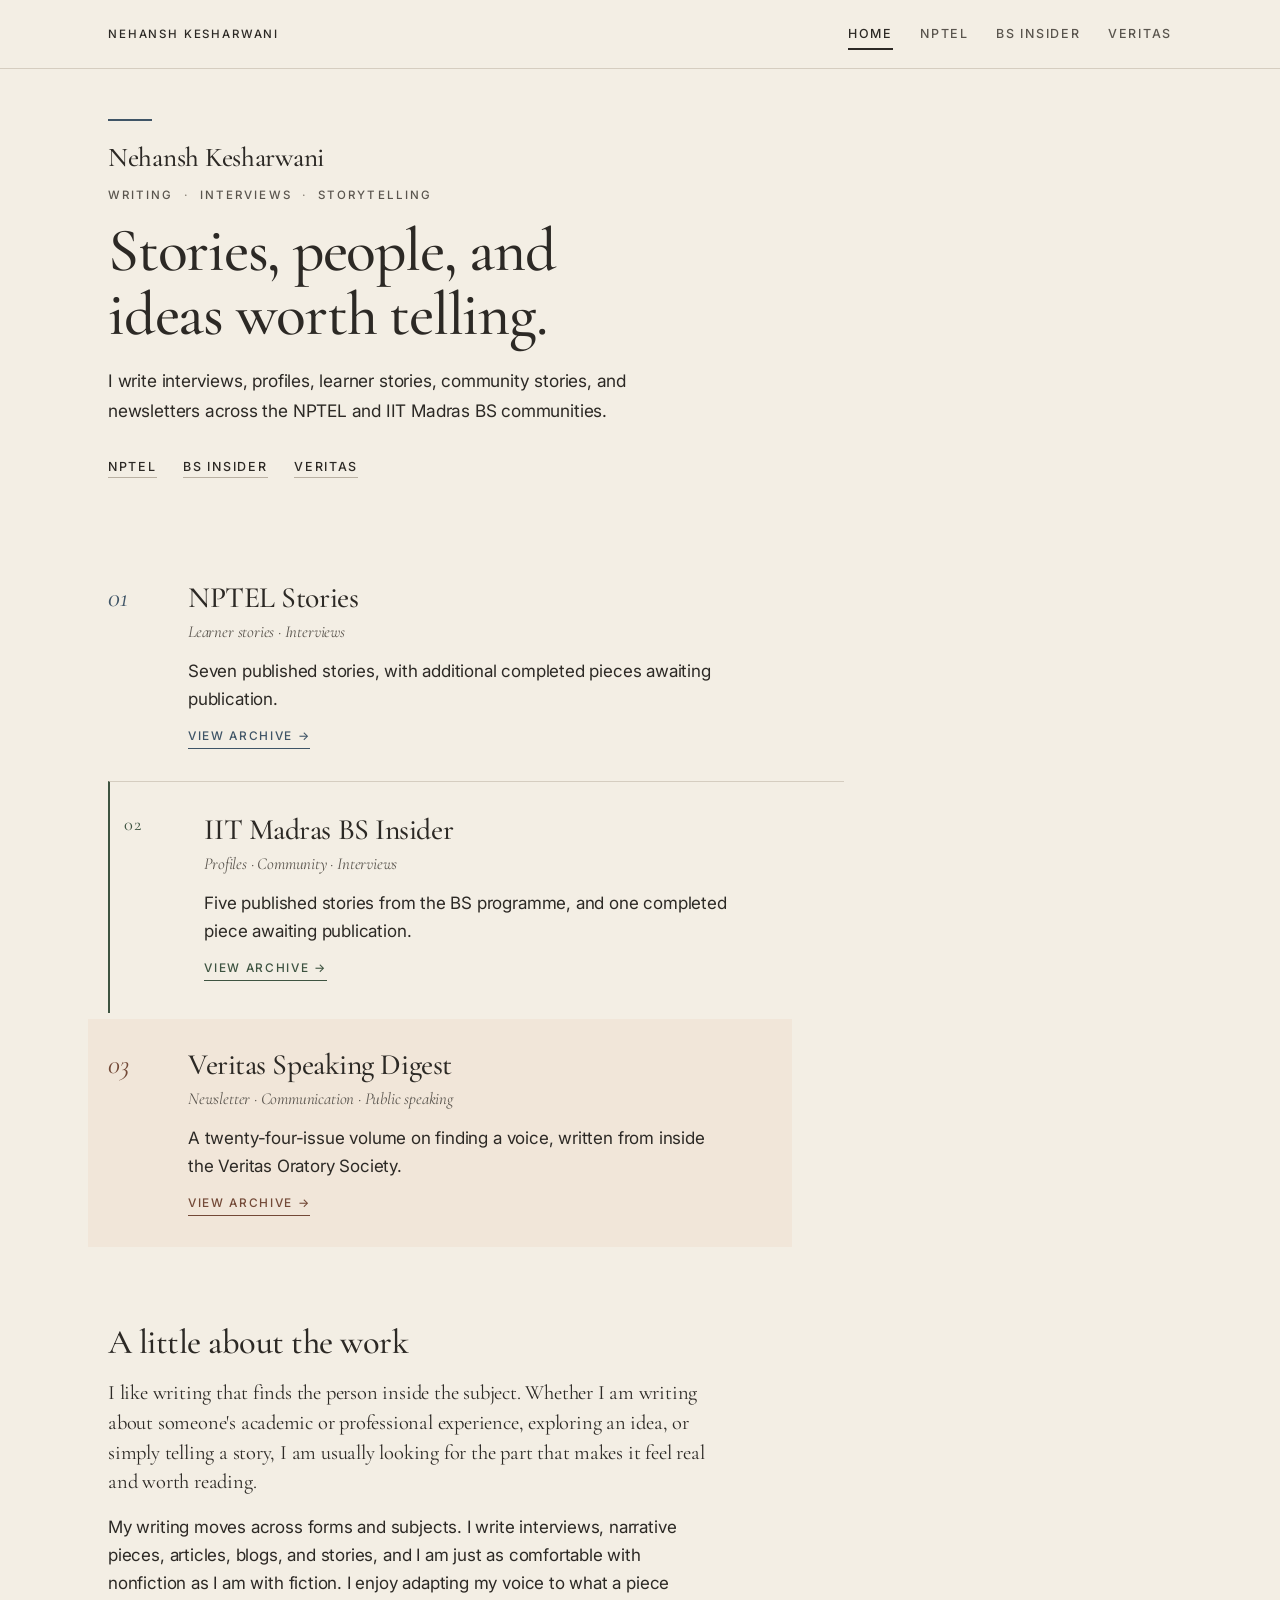
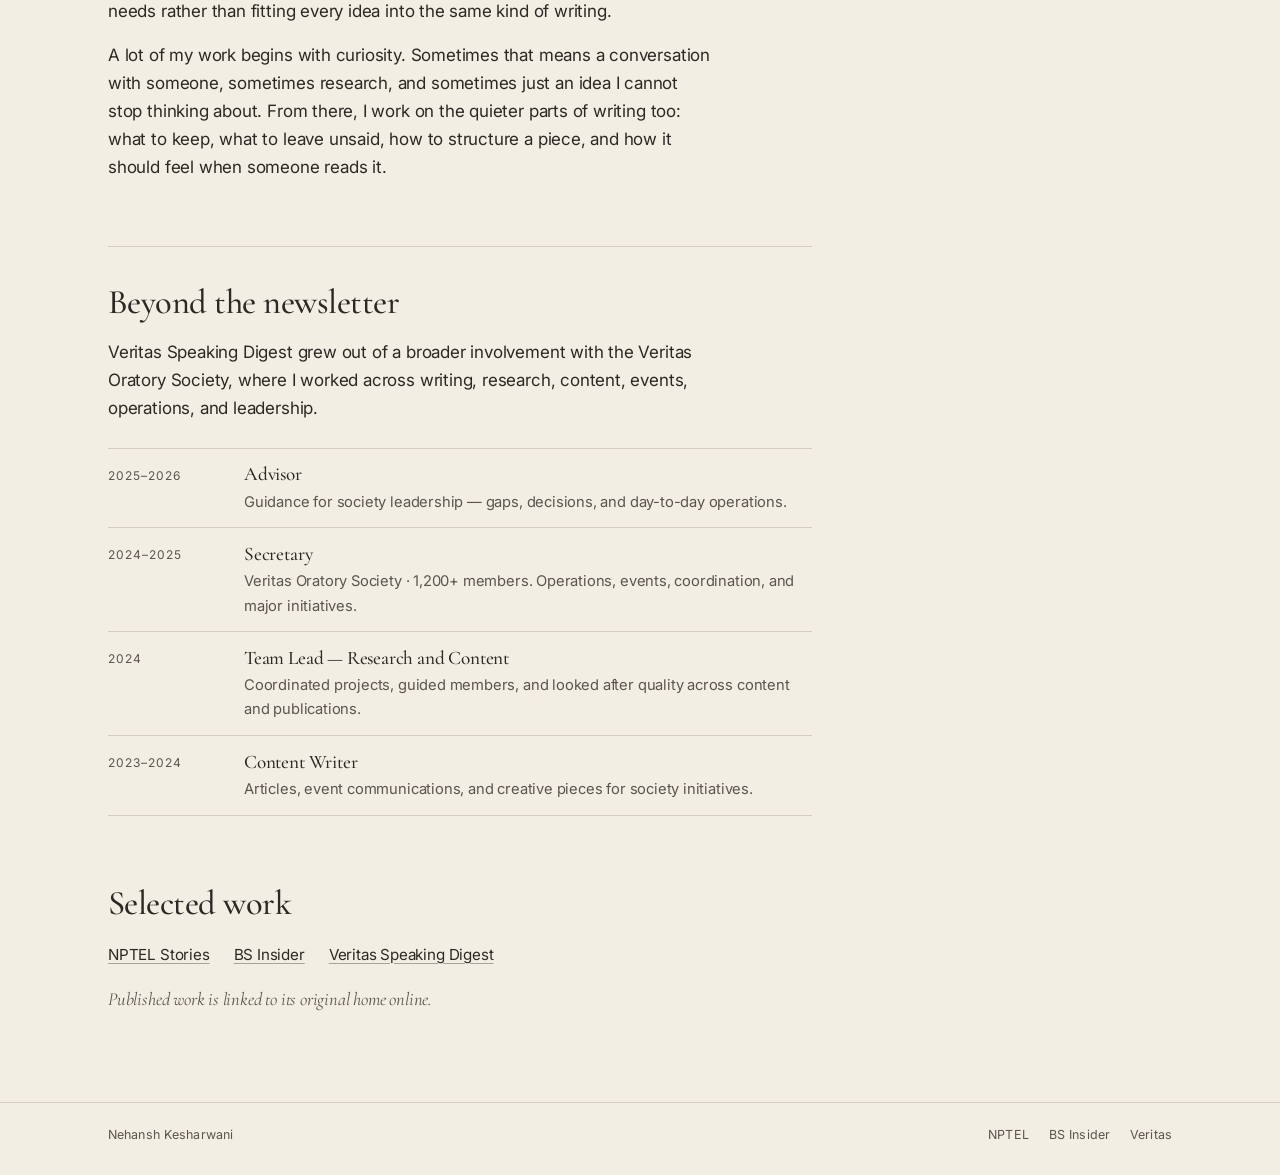
<file: index.html>
<!DOCTYPE html>
<html lang="en">
  <head>
    <meta charset="utf-8" />
    <meta name="viewport" content="width=device-width, initial-scale=1" />
    <script>
      document.documentElement.classList.add("has-js");
    </script>
    <!--
      Canonical URLs currently assume:
      https://nehanshkeshwarni.github.io/writing-portfolio/
      Update rel=canonical and og:url on every page if the live path changes.
    -->
    <title>Nehansh Kesharwani — Writing &amp; Storytelling</title>
    <meta
      name="description"
      content="Writing, interviews, and stories by Nehansh Kesharwani — NPTEL Stories, IIT Madras BS Insider, and Veritas Speaking Digest."
    />
    <link rel="canonical" href="https://nehanshkeshwarni.github.io/writing-portfolio/" />
    <meta property="og:type" content="website" />
    <meta property="og:title" content="Nehansh Kesharwani — Writing &amp; Storytelling" />
    <meta
      property="og:description"
      content="Writing, interviews, and stories by Nehansh Kesharwani — NPTEL Stories, IIT Madras BS Insider, and Veritas Speaking Digest."
    />
    <meta property="og:url" content="https://nehanshkeshwarni.github.io/writing-portfolio/" />
    <meta name="twitter:card" content="summary" />
    <meta name="twitter:title" content="Nehansh Kesharwani — Writing &amp; Storytelling" />
    <meta
      name="twitter:description"
      content="Writing, interviews, and stories by Nehansh Kesharwani — NPTEL Stories, IIT Madras BS Insider, and Veritas Speaking Digest."
    />
    <meta name="theme-color" content="#f3eee4" />
    <link rel="icon" href="favicon.svg" type="image/svg+xml" />
    <link rel="preconnect" href="https://fonts.googleapis.com" />
    <link rel="preconnect" href="https://fonts.gstatic.com" crossorigin />
    <link
      href="https://fonts.googleapis.com/css2?family=Cormorant+Garamond:ital,wght@0,500;0,600;1,500;1,600&amp;family=Inter:wght@400;500;600&amp;display=swap"
      rel="stylesheet"
    />
    <link rel="stylesheet" href="assets/css/style.css" />
  </head>
  <body data-page="home">
    <a class="skip-link" href="#main">Skip to content</a>

    <header class="site-header">
      <div class="header-inner">
        <a class="wordmark" href="./">Nehansh Kesharwani</a>
        <button type="button" class="nav-button" data-nav-button aria-expanded="false" aria-controls="site-nav">
          <span data-nav-open>Menu</span>
          <span data-nav-close hidden>Close</span>
        </button>
        <nav id="site-nav" class="site-nav" data-nav aria-label="Primary">
          <ul role="list">
            <li><a href="./" aria-current="page">Home</a></li>
            <li><a href="nptel/">NPTEL</a></li>
            <li><a href="bsinsider/">BS Insider</a></li>
            <li><a href="veritas/">Veritas</a></li>
          </ul>
        </nav>
      </div>
    </header>

    <main id="main" class="site-main">
      <section class="intro">
        <span class="mast-mark" aria-hidden="true"></span>
        <p class="intro-name">Nehansh Kesharwani</p>
        <p class="mast-kicker">Writing <span class="dot" aria-hidden="true">·</span> Interviews <span class="dot" aria-hidden="true">·</span> Storytelling</p>
        <h1>Stories, people, and ideas worth telling.</h1>
        <p class="intro-lead">
          I write interviews, profiles, learner stories, community stories, and newsletters across the NPTEL and IIT Madras BS communities.
        </p>
        <ul class="intro-jump" role="list">
          <li><a href="nptel/">NPTEL</a></li>
          <li><a href="bsinsider/">BS Insider</a></li>
          <li><a href="veritas/">Veritas</a></li>
        </ul>
      </section>

      <section class="works" aria-label="Bodies of work">
        <article class="work work--nptel">
          <p class="work-num" aria-hidden="true">01</p>
          <div>
            <h2>NPTEL Stories</h2>
            <p class="work-cats">Learner stories · Interviews</p>
            <p class="work-copy">Seven published stories, with additional completed pieces awaiting publication.</p>
            <a class="work-link" href="nptel/">View archive <span class="arrow" aria-hidden="true">→</span></a>
          </div>
        </article>

        <article class="work work--bs">
          <p class="work-num" aria-hidden="true">02</p>
          <div>
            <h2>IIT Madras BS Insider</h2>
            <p class="work-cats">Profiles · Community · Interviews</p>
            <p class="work-copy">Five published stories from the BS programme, and one completed piece awaiting publication.</p>
            <a class="work-link" href="bsinsider/">View archive <span class="arrow" aria-hidden="true">→</span></a>
          </div>
        </article>

        <article class="work work--veritas">
          <p class="work-num" aria-hidden="true">03</p>
          <div>
            <h2>Veritas Speaking Digest</h2>
            <p class="work-cats">Newsletter · Communication · Public speaking</p>
            <p class="work-copy">A twenty-four-issue volume on finding a voice, written from inside the Veritas Oratory Society.</p>
            <a class="work-link" href="veritas/">View archive <span class="arrow" aria-hidden="true">→</span></a>
          </div>
        </article>
      </section>

      <section class="about" aria-labelledby="about-title">
        <h2 id="about-title" class="section-title">A little about the work</h2>
        <div class="prose">
          <p>
            I like writing that finds the person inside the subject. Whether I am writing about someone's academic or professional experience, exploring an idea, or simply telling a story, I am usually looking for the part that makes it feel real and worth reading.
          </p>
          <p>
            My writing moves across forms and subjects. I write interviews, narrative pieces, articles, blogs, and stories, and I am just as comfortable with nonfiction as I am with fiction. I enjoy adapting my voice to what a piece needs rather than fitting every idea into the same kind of writing.
          </p>
          <p>
            A lot of my work begins with curiosity. Sometimes that means a conversation with someone, sometimes research, and sometimes just an idea I cannot stop thinking about. From there, I work on the quieter parts of writing too: what to keep, what to leave unsaid, how to structure a piece, and how it should feel when someone reads it.
          </p>
        </div>
      </section>

      <section class="beyond" aria-labelledby="beyond-title">
        <h2 id="beyond-title" class="section-title">Beyond the newsletter</h2>
        <p class="lede">
          Veritas Speaking Digest grew out of a broader involvement with the Veritas Oratory Society, where I worked across writing, research, content, events, operations, and leadership.
        </p>
        <ol class="roles" role="list">
          <li>
            <p class="role-when">2025–2026</p>
            <div>
              <p class="role-title">Advisor</p>
              <p class="role-note">Guidance for society leadership — gaps, decisions, and day-to-day operations.</p>
            </div>
          </li>
          <li>
            <p class="role-when">2024–2025</p>
            <div>
              <p class="role-title">Secretary</p>
              <p class="role-note">Veritas Oratory Society · 1,200+ members. Operations, events, coordination, and major initiatives.</p>
            </div>
          </li>
          <li>
            <p class="role-when">2024</p>
            <div>
              <p class="role-title">Team Lead — Research and Content</p>
              <p class="role-note">Coordinated projects, guided members, and looked after quality across content and publications.</p>
            </div>
          </li>
          <li>
            <p class="role-when">2023–2024</p>
            <div>
              <p class="role-title">Content Writer</p>
              <p class="role-note">Articles, event communications, and creative pieces for society initiatives.</p>
            </div>
          </li>
        </ol>
      </section>

      <section class="selected" aria-labelledby="selected-title">
        <h2 id="selected-title" class="section-title">Selected work</h2>
        <ul class="selected-links" role="list">
          <li><a href="nptel/">NPTEL Stories</a></li>
          <li><a href="bsinsider/">BS Insider</a></li>
          <li><a href="veritas/">Veritas Speaking Digest</a></li>
        </ul>
        <p class="selected-note">Published work is linked to its original home online.</p>
      </section>
    </main>

    <footer class="site-footer">
      <div class="footer-inner">
        <p>Nehansh Kesharwani</p>
        <nav class="footer-nav" aria-label="Footer">
          <a href="nptel/">NPTEL</a>
          <a href="bsinsider/">BS Insider</a>
          <a href="veritas/">Veritas</a>
        </nav>
      </div>
    </footer>

    <script src="assets/js/main.js" defer></script>
  </body>
</html>
</file>
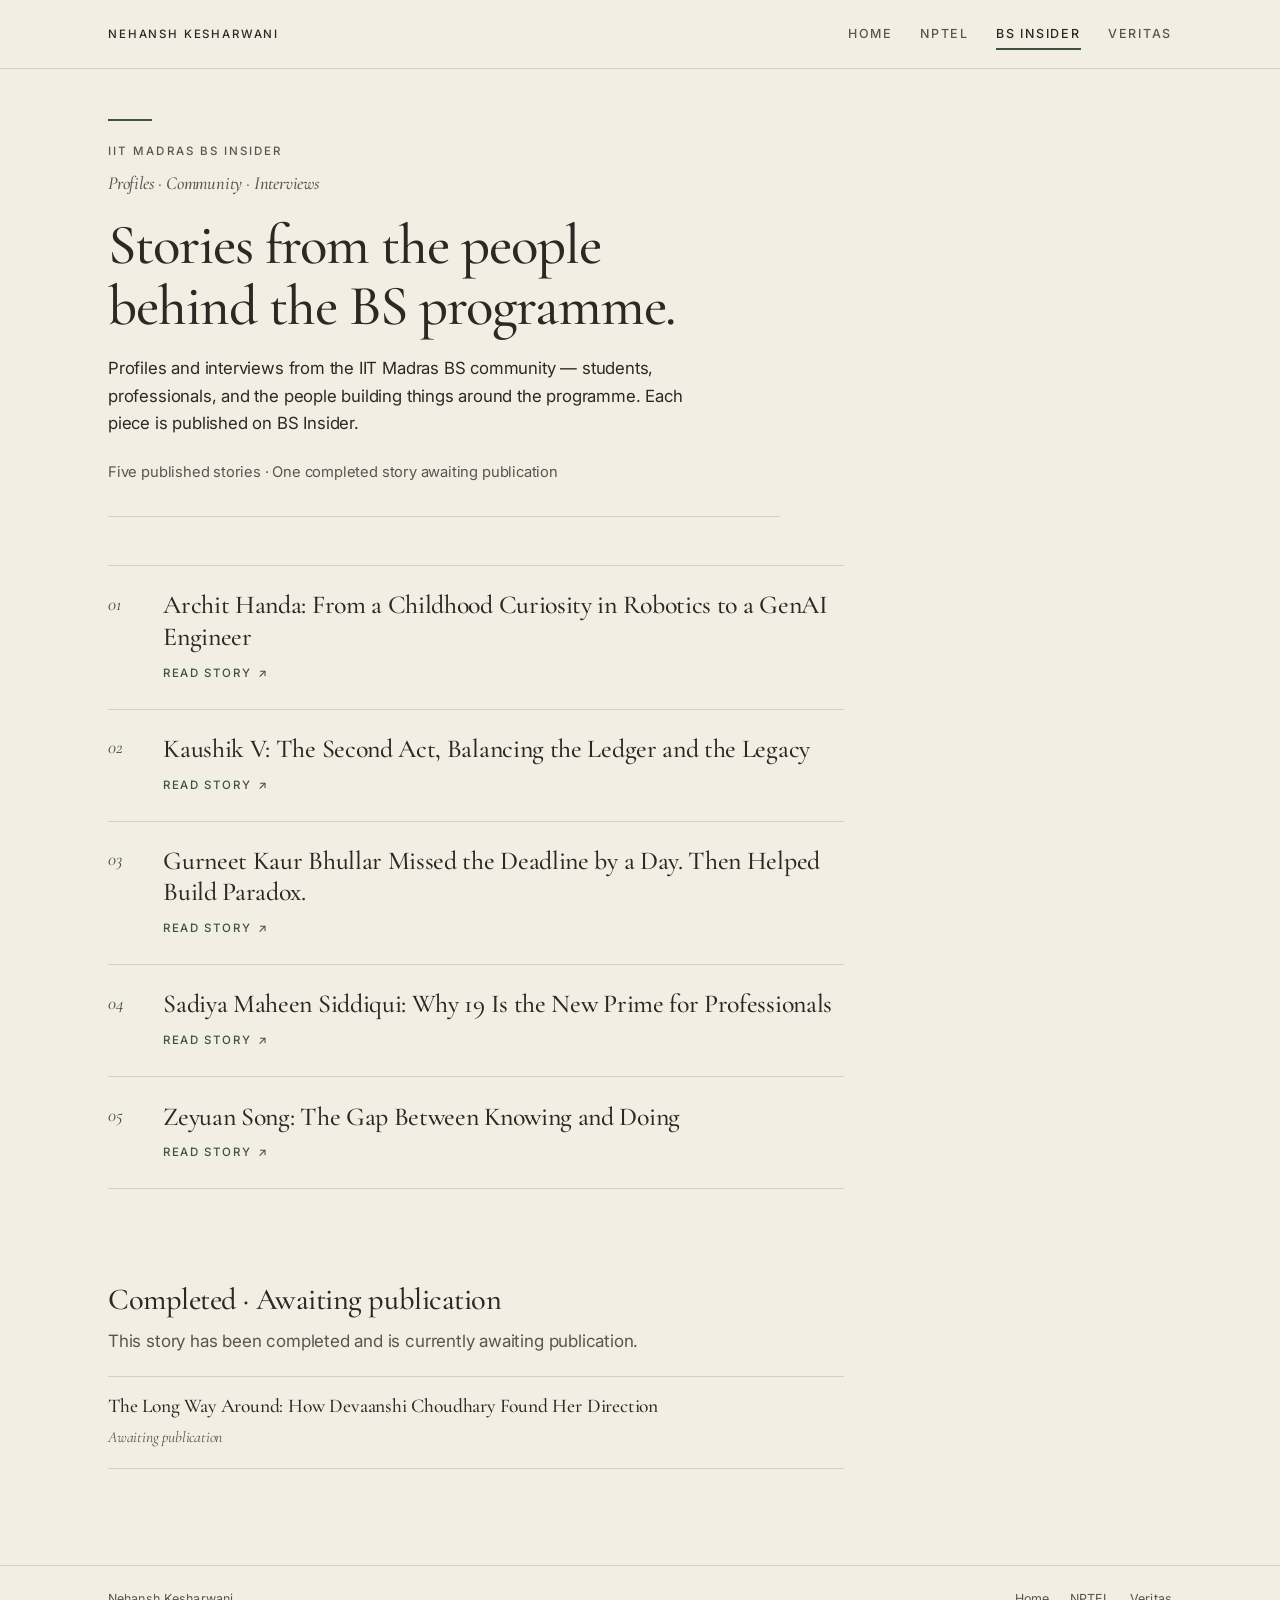
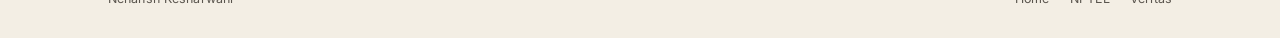
<file: bsinsider/index.html>
<!DOCTYPE html>
<html lang="en">
  <head>
    <meta charset="utf-8" />
    <meta name="viewport" content="width=device-width, initial-scale=1" />
    <script>
      document.documentElement.classList.add("has-js");
    </script>
    <!--
      Canonical URLs currently assume:
      https://nehanshkeshwarni.github.io/writing-portfolio/
      Update rel=canonical and og:url on every page if the live path changes.
    -->
    <title>BS Insider — Nehansh Kesharwani</title>
    <meta
      name="description"
      content="Profiles, community stories, and interviews from the IIT Madras BS programme, written by Nehansh Kesharwani."
    />
    <link rel="canonical" href="https://nehanshkeshwarni.github.io/writing-portfolio/bsinsider/" />
    <meta property="og:type" content="website" />
    <meta property="og:title" content="BS Insider — Nehansh Kesharwani" />
    <meta
      property="og:description"
      content="Profiles, community stories, and interviews from the IIT Madras BS programme, written by Nehansh Kesharwani."
    />
    <meta property="og:url" content="https://nehanshkeshwarni.github.io/writing-portfolio/bsinsider/" />
    <meta name="twitter:card" content="summary" />
    <meta name="twitter:title" content="BS Insider — Nehansh Kesharwani" />
    <meta
      name="twitter:description"
      content="Profiles, community stories, and interviews from the IIT Madras BS programme, written by Nehansh Kesharwani."
    />
    <meta name="theme-color" content="#f3eee4" />
    <link rel="icon" href="../favicon.svg" type="image/svg+xml" />
    <link rel="preconnect" href="https://fonts.googleapis.com" />
    <link rel="preconnect" href="https://fonts.gstatic.com" crossorigin />
    <link
      href="https://fonts.googleapis.com/css2?family=Cormorant+Garamond:ital,wght@0,500;0,600;1,500;1,600&amp;family=Inter:wght@400;500;600&amp;display=swap"
      rel="stylesheet"
    />
    <link rel="stylesheet" href="../assets/css/style.css" />
  </head>
  <body data-page="bsinsider">
    <a class="skip-link" href="#main">Skip to content</a>

    <header class="site-header">
      <div class="header-inner">
        <a class="wordmark" href="../">Nehansh Kesharwani</a>
        <button type="button" class="nav-button" data-nav-button aria-expanded="false" aria-controls="site-nav">
          <span data-nav-open>Menu</span>
          <span data-nav-close hidden>Close</span>
        </button>
        <nav id="site-nav" class="site-nav" data-nav aria-label="Primary">
            <ul role="list">
            <li><a href="../">Home</a></li>
            <li><a href="../nptel/">NPTEL</a></li>
            <li><a href="./" aria-current="page">BS Insider</a></li>
            <li><a href="../veritas/">Veritas</a></li>
          </ul>
        </nav>
      </div>
    </header>

    <main id="main" class="site-main">
      <header class="mast">
        <span class="mast-mark" aria-hidden="true"></span>
        <p class="mast-kicker">IIT Madras BS Insider</p>
        <p class="mast-sub">Profiles · Community · Interviews</p>
        <h1>Stories from the people behind the BS programme.</h1>
        <p class="mast-lead">
          Profiles and interviews from the IIT Madras BS community — students, professionals, and the people building things around the programme. Each piece is published on BS Insider.
        </p>
        <p class="mast-count">Five published stories · One completed story awaiting publication</p>
      </header>

      <section aria-labelledby="published-title">
        <h2 id="published-title" class="visually-hidden">Published stories</h2>
        <ol class="archive" role="list">
          <li>
            <article class="story">
              <p class="story-num" aria-hidden="true">01</p>
              <div>
                <a
                  class="story-link"
                  href="https://bsinsider.in/archit-handa-from-a-childhood-curiosity-in-robotics-to-a-genai-engineer/"
                  target="_blank"
                  rel="noopener noreferrer"
                >
                  <h2>Archit Handa: From a Childhood Curiosity in Robotics to a GenAI Engineer</h2>
                  <span class="story-cta">Read story <span class="arrow" aria-hidden="true">↗</span><span class="visually-hidden"> (opens in a new tab)</span></span>
                </a>
              </div>
            </article>
          </li>
          <li>
            <article class="story">
              <p class="story-num" aria-hidden="true">02</p>
              <div>
                <a
                  class="story-link"
                  href="https://bsinsider.in/kaushik-v-the-second-act-balancing-the-ledger-and-the-legacy/"
                  target="_blank"
                  rel="noopener noreferrer"
                >
                  <h2>Kaushik V: The Second Act, Balancing the Ledger and the Legacy</h2>
                  <span class="story-cta">Read story <span class="arrow" aria-hidden="true">↗</span><span class="visually-hidden"> (opens in a new tab)</span></span>
                </a>
              </div>
            </article>
          </li>
          <li>
            <article class="story">
              <p class="story-num" aria-hidden="true">03</p>
              <div>
                <a
                  class="story-link"
                  href="https://bsinsider.in/gurneet-kaur-bhullar-missed-the-deadline-by-a-day-then-helped-build-paradox/"
                  target="_blank"
                  rel="noopener noreferrer"
                >
                  <h2>Gurneet Kaur Bhullar Missed the Deadline by a Day. Then Helped Build Paradox.</h2>
                  <span class="story-cta">Read story <span class="arrow" aria-hidden="true">↗</span><span class="visually-hidden"> (opens in a new tab)</span></span>
                </a>
              </div>
            </article>
          </li>
          <li>
            <article class="story">
              <p class="story-num" aria-hidden="true">04</p>
              <div>
                <a
                  class="story-link"
                  href="https://bsinsider.in/sadiya-maheen-siddiqui-why-19-is-the-new-prime-for-professionals/"
                  target="_blank"
                  rel="noopener noreferrer"
                >
                  <h2>Sadiya Maheen Siddiqui: Why 19 Is the New Prime for Professionals</h2>
                  <span class="story-cta">Read story <span class="arrow" aria-hidden="true">↗</span><span class="visually-hidden"> (opens in a new tab)</span></span>
                </a>
              </div>
            </article>
          </li>
          <li>
            <article class="story">
              <p class="story-num" aria-hidden="true">05</p>
              <div>
                <a
                  class="story-link"
                  href="https://bsinsider.in/zeyuan-song-the-gap-between-knowing-and-doing/"
                  target="_blank"
                  rel="noopener noreferrer"
                >
                  <h2>Zeyuan Song: The Gap Between Knowing and Doing</h2>
                  <span class="story-cta">Read story <span class="arrow" aria-hidden="true">↗</span><span class="visually-hidden"> (opens in a new tab)</span></span>
                </a>
              </div>
            </article>
          </li>
        </ol>
      </section>

      <section class="queue-block" aria-labelledby="queue-title">
        <header>
          <h2 id="queue-title" class="section-title">Completed · Awaiting publication</h2>
          <p class="lede">This story has been completed and is currently awaiting publication.</p>
        </header>
        <ul class="queue" role="list">
          <li>
            <p class="queue-title">The Long Way Around: How Devaanshi Choudhary Found Her Direction</p>
            <p class="queue-status">Awaiting publication</p>
          </li>
        </ul>
      </section>
    </main>

    <footer class="site-footer">
      <div class="footer-inner">
        <p>Nehansh Kesharwani</p>
        <nav class="footer-nav" aria-label="Footer">
          <a href="../">Home</a>
          <a href="../nptel/">NPTEL</a>
          <a href="../veritas/">Veritas</a>
        </nav>
      </div>
    </footer>

    <script src="../assets/js/main.js" defer></script>
  </body>
</html>
</file>
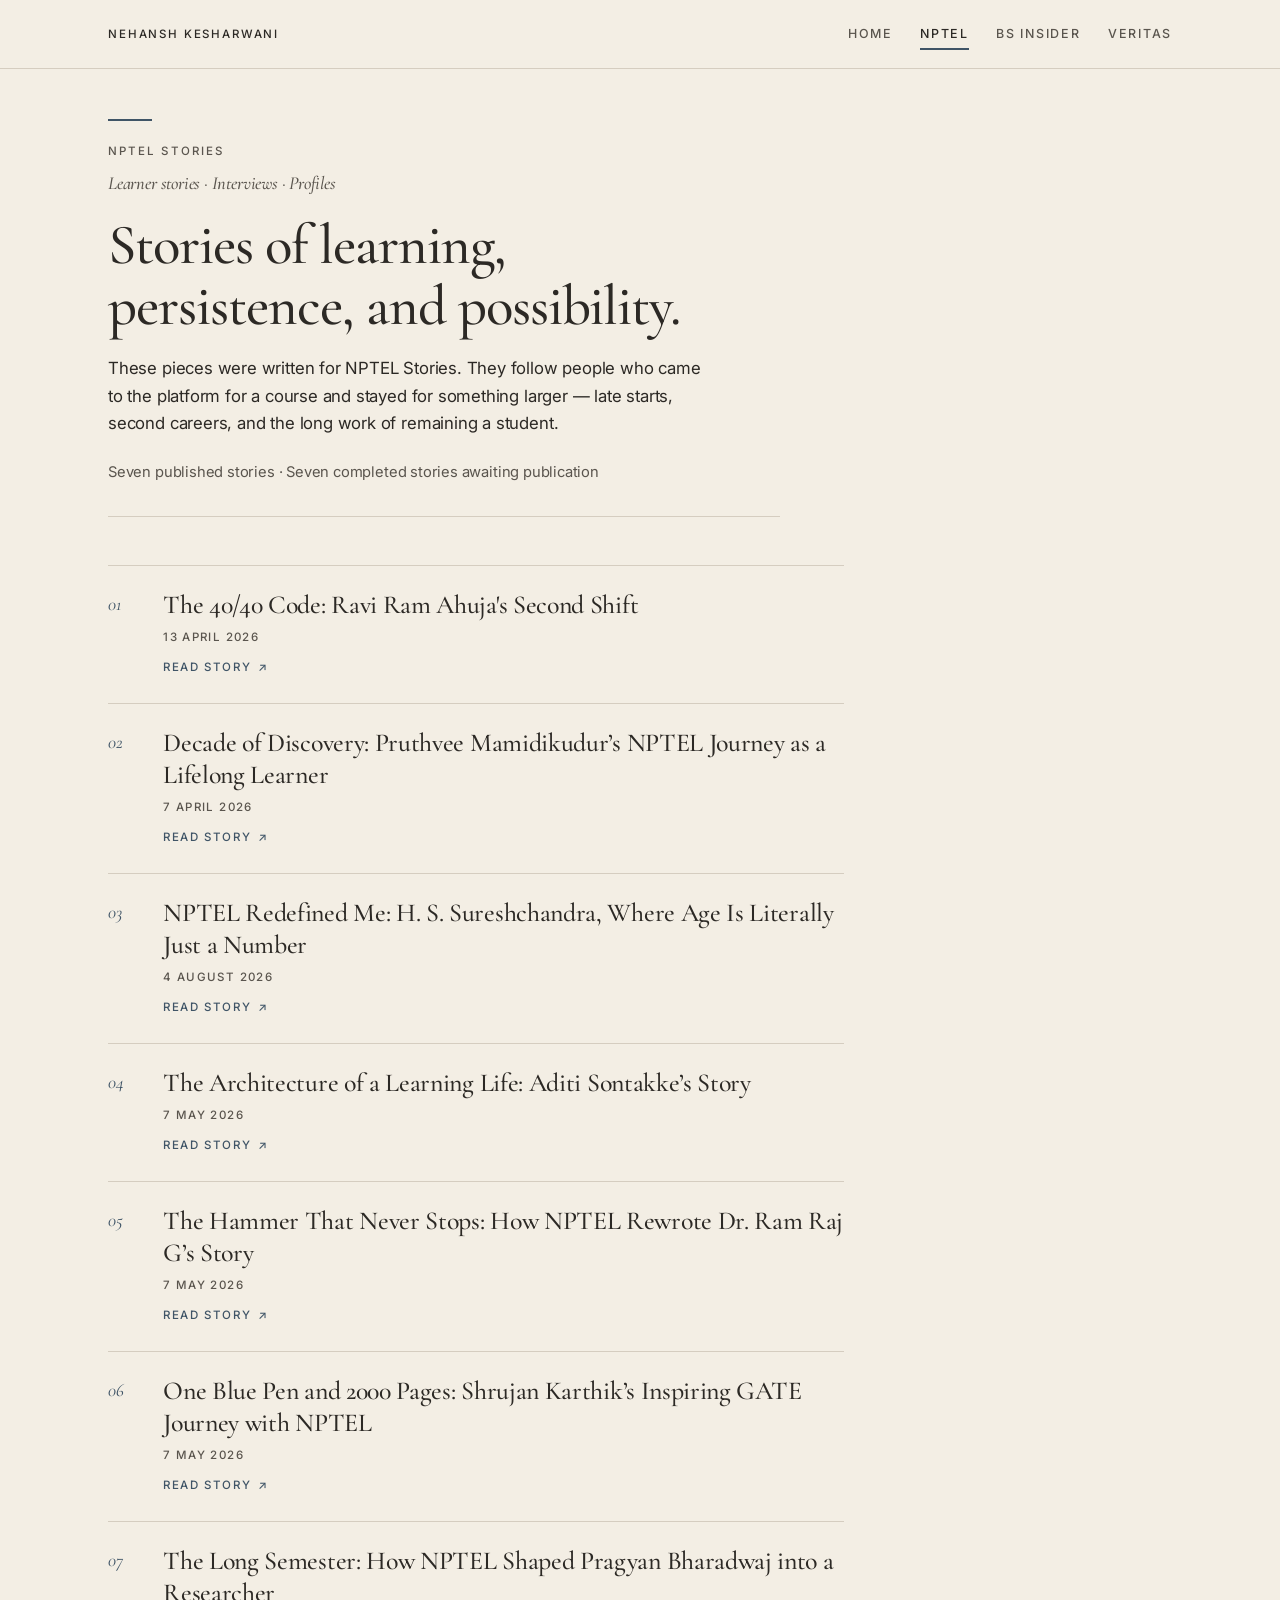
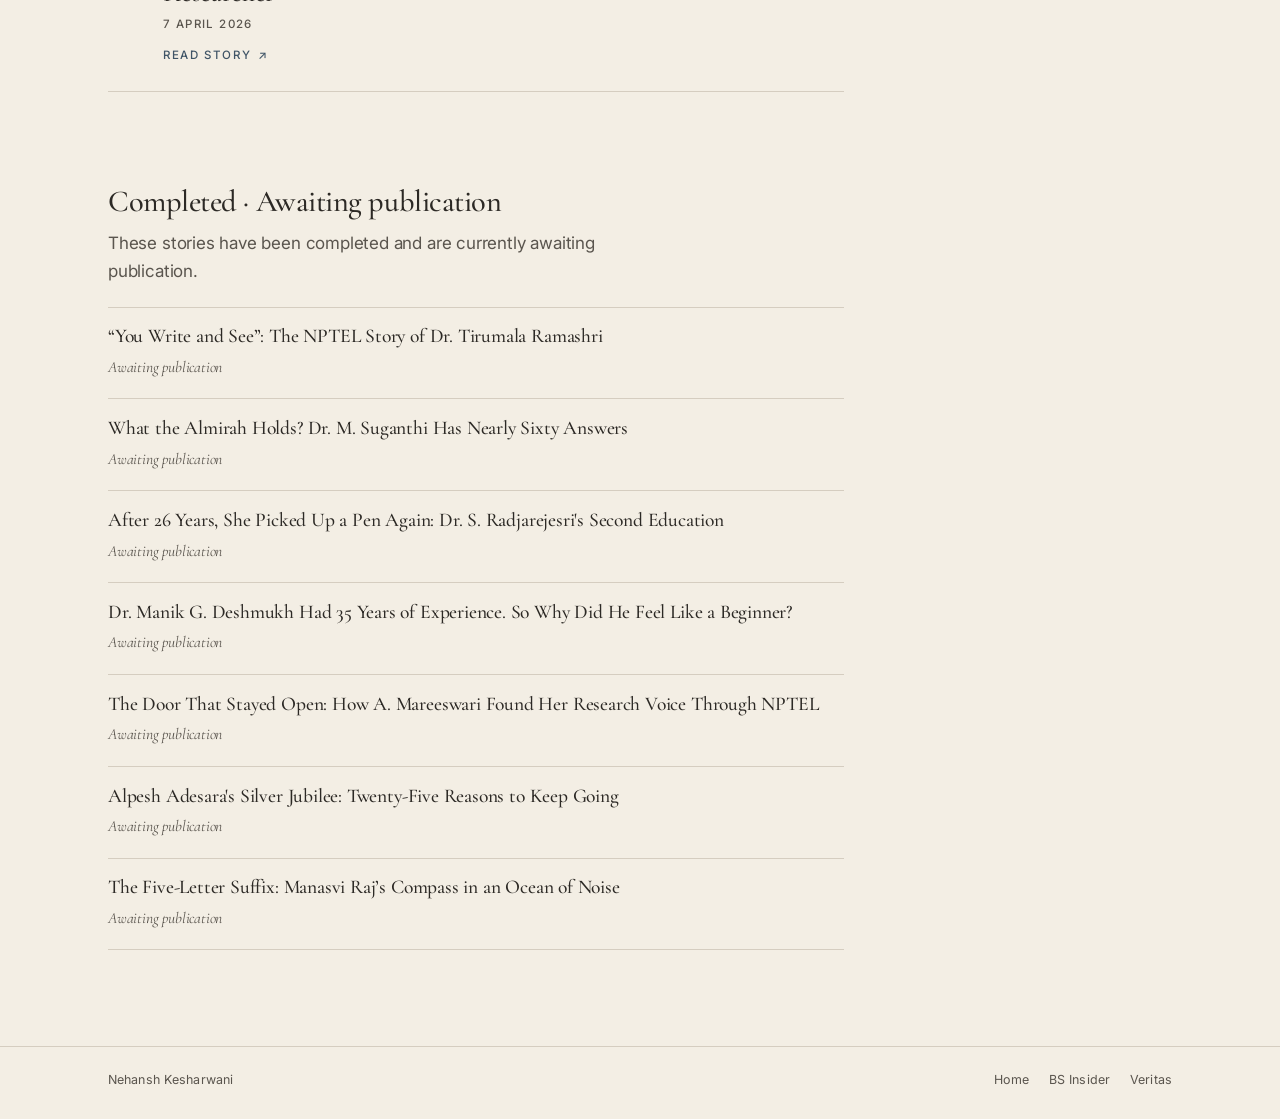
<file: nptel/index.html>
<!DOCTYPE html>
<html lang="en">
  <head>
    <meta charset="utf-8" />
    <meta name="viewport" content="width=device-width, initial-scale=1" />
    <script>
      document.documentElement.classList.add("has-js");
    </script>
    <!--
      Canonical URLs currently assume:
      https://nehanshkeshwarni.github.io/writing-portfolio/
      Update rel=canonical and og:url on every page if the live path changes.
    -->
    <title>NPTEL Stories — Nehansh Kesharwani</title>
    <meta
      name="description"
      content="Learner stories, interviews, and profiles written for NPTEL Stories by Nehansh Kesharwani."
    />
    <link rel="canonical" href="https://nehanshkeshwarni.github.io/writing-portfolio/nptel/" />
    <meta property="og:type" content="website" />
    <meta property="og:title" content="NPTEL Stories — Nehansh Kesharwani" />
    <meta
      property="og:description"
      content="Learner stories, interviews, and profiles written for NPTEL Stories by Nehansh Kesharwani."
    />
    <meta property="og:url" content="https://nehanshkeshwarni.github.io/writing-portfolio/nptel/" />
    <meta name="twitter:card" content="summary" />
    <meta name="twitter:title" content="NPTEL Stories — Nehansh Kesharwani" />
    <meta
      name="twitter:description"
      content="Learner stories, interviews, and profiles written for NPTEL Stories by Nehansh Kesharwani."
    />
    <meta name="theme-color" content="#f3eee4" />
    <link rel="icon" href="../favicon.svg" type="image/svg+xml" />
    <link rel="preconnect" href="https://fonts.googleapis.com" />
    <link rel="preconnect" href="https://fonts.gstatic.com" crossorigin />
    <link
      href="https://fonts.googleapis.com/css2?family=Cormorant+Garamond:ital,wght@0,500;0,600;1,500;1,600&amp;family=Inter:wght@400;500;600&amp;display=swap"
      rel="stylesheet"
    />
    <link rel="stylesheet" href="../assets/css/style.css" />
  </head>
  <body data-page="nptel">
    <a class="skip-link" href="#main">Skip to content</a>

    <header class="site-header">
      <div class="header-inner">
        <a class="wordmark" href="../">Nehansh Kesharwani</a>
        <button type="button" class="nav-button" data-nav-button aria-expanded="false" aria-controls="site-nav">
          <span data-nav-open>Menu</span>
          <span data-nav-close hidden>Close</span>
        </button>
        <nav id="site-nav" class="site-nav" data-nav aria-label="Primary">
            <ul role="list">
            <li><a href="../">Home</a></li>
            <li><a href="./" aria-current="page">NPTEL</a></li>
            <li><a href="../bsinsider/">BS Insider</a></li>
            <li><a href="../veritas/">Veritas</a></li>
          </ul>
        </nav>
      </div>
    </header>

    <main id="main" class="site-main">
      <header class="mast">
        <span class="mast-mark" aria-hidden="true"></span>
        <p class="mast-kicker">NPTEL Stories</p>
        <p class="mast-sub">Learner stories · Interviews · Profiles</p>
        <h1>Stories of learning, persistence, and possibility.</h1>
        <p class="mast-lead">
          These pieces were written for NPTEL Stories. They follow people who came to the platform for a course and stayed for something larger — late starts, second careers, and the long work of remaining a student.
        </p>
        <p class="mast-count">Seven published stories · Seven completed stories awaiting publication</p>
      </header>

      <section aria-labelledby="published-title">
        <h2 id="published-title" class="visually-hidden">Published stories</h2>
        <ol class="archive" role="list">
          <li>
            <article class="story">
              <p class="story-num" aria-hidden="true">01</p>
              <div>
                <a
                  class="story-link"
                  href="https://stories.nptel.ac.in/index.php/2026/04/13/the-40-40-code-ravi-ram-ahujas-second-shift/"
                  target="_blank"
                  rel="noopener noreferrer"
                >
                  <h2>The 40/40 Code: Ravi Ram Ahuja's Second Shift</h2>
                  <p class="story-meta"><time datetime="2026-04-13">13 April 2026</time></p>
                  <span class="story-cta">Read story <span class="arrow" aria-hidden="true">↗</span><span class="visually-hidden"> (opens in a new tab)</span></span>
                </a>
              </div>
            </article>
          </li>
          <li>
            <article class="story">
              <p class="story-num" aria-hidden="true">02</p>
              <div>
                <a
                  class="story-link"
                  href="https://stories.nptel.ac.in/index.php/2026/04/07/decade-of-discovery-pruthvee-mamidikudurus-nptel-journey-as-a-lifelong-learner/"
                  target="_blank"
                  rel="noopener noreferrer"
                >
                  <h2>Decade of Discovery: Pruthvee Mamidikudur’s NPTEL Journey as a Lifelong Learner</h2>
                  <p class="story-meta"><time datetime="2026-04-07">7 April 2026</time></p>
                  <span class="story-cta">Read story <span class="arrow" aria-hidden="true">↗</span><span class="visually-hidden"> (opens in a new tab)</span></span>
                </a>
              </div>
            </article>
          </li>
          <li>
            <article class="story">
              <p class="story-num" aria-hidden="true">03</p>
              <div>
                <a
                  class="story-link"
                  href="https://stories.nptel.ac.in/index.php/2026/08/04/nptel-redefined-me-hs-sureshchandra-where-age-is-literally-just-a-number/"
                  target="_blank"
                  rel="noopener noreferrer"
                >
                  <h2>NPTEL Redefined Me: H. S. Sureshchandra, Where Age Is Literally Just a Number</h2>
                  <p class="story-meta"><time datetime="2026-08-04">4 August 2026</time></p>
                  <span class="story-cta">Read story <span class="arrow" aria-hidden="true">↗</span><span class="visually-hidden"> (opens in a new tab)</span></span>
                </a>
              </div>
            </article>
          </li>
          <li>
            <article class="story">
              <p class="story-num" aria-hidden="true">04</p>
              <div>
                <a
                  class="story-link"
                  href="https://stories.nptel.ac.in/index.php/2026/05/07/the-architecture-of-a-learning-life-aditi-sontakkes-story/"
                  target="_blank"
                  rel="noopener noreferrer"
                >
                  <h2>The Architecture of a Learning Life: Aditi Sontakke’s Story</h2>
                  <p class="story-meta"><time datetime="2026-05-07">7 May 2026</time></p>
                  <span class="story-cta">Read story <span class="arrow" aria-hidden="true">↗</span><span class="visually-hidden"> (opens in a new tab)</span></span>
                </a>
              </div>
            </article>
          </li>
          <li>
            <article class="story">
              <p class="story-num" aria-hidden="true">05</p>
              <div>
                <a
                  class="story-link"
                  href="https://stories.nptel.ac.in/index.php/2026/05/07/the-hammer-that-never-stops-how-nptel-rewrote-dr-ram-raj-gs-story/"
                  target="_blank"
                  rel="noopener noreferrer"
                >
                  <h2>The Hammer That Never Stops: How NPTEL Rewrote Dr. Ram Raj G’s Story</h2>
                  <p class="story-meta"><time datetime="2026-05-07">7 May 2026</time></p>
                  <span class="story-cta">Read story <span class="arrow" aria-hidden="true">↗</span><span class="visually-hidden"> (opens in a new tab)</span></span>
                </a>
              </div>
            </article>
          </li>
          <li>
            <article class="story">
              <p class="story-num" aria-hidden="true">06</p>
              <div>
                <a
                  class="story-link"
                  href="https://stories.nptel.ac.in/index.php/2026/05/07/one-blue-pen-and-2000-pages-shrujan-karthiks-inspiring-gate-journey-with-nptel/"
                  target="_blank"
                  rel="noopener noreferrer"
                >
                  <h2>One Blue Pen and 2000 Pages: Shrujan Karthik’s Inspiring GATE Journey with NPTEL</h2>
                  <p class="story-meta"><time datetime="2026-05-07">7 May 2026</time></p>
                  <span class="story-cta">Read story <span class="arrow" aria-hidden="true">↗</span><span class="visually-hidden"> (opens in a new tab)</span></span>
                </a>
              </div>
            </article>
          </li>
          <li>
            <article class="story">
              <p class="story-num" aria-hidden="true">07</p>
              <div>
                <a
                  class="story-link"
                  href="https://stories.nptel.ac.in/index.php/2026/04/07/the-long-semester-how-nptel-shaped-pragyan-bharadwaj-into-a-researcher/"
                  target="_blank"
                  rel="noopener noreferrer"
                >
                  <h2>The Long Semester: How NPTEL Shaped Pragyan Bharadwaj into a Researcher</h2>
                  <p class="story-meta"><time datetime="2026-04-07">7 April 2026</time></p>
                  <span class="story-cta">Read story <span class="arrow" aria-hidden="true">↗</span><span class="visually-hidden"> (opens in a new tab)</span></span>
                </a>
              </div>
            </article>
          </li>
        </ol>
      </section>

      <section class="queue-block" aria-labelledby="queue-title">
        <header>
          <h2 id="queue-title" class="section-title">Completed · Awaiting publication</h2>
          <p class="lede">These stories have been completed and are currently awaiting publication.</p>
        </header>
        <ul class="queue" role="list">
          <li>
            <p class="queue-title">“You Write and See”: The NPTEL Story of Dr. Tirumala Ramashri</p>
            <p class="queue-status">Awaiting publication</p>
          </li>
          <li>
            <p class="queue-title">What the Almirah Holds? Dr. M. Suganthi Has Nearly Sixty Answers</p>
            <p class="queue-status">Awaiting publication</p>
          </li>
          <li>
            <p class="queue-title">After 26 Years, She Picked Up a Pen Again: Dr. S. Radjarejesri's Second Education</p>
            <p class="queue-status">Awaiting publication</p>
          </li>
          <li>
            <p class="queue-title">Dr. Manik G. Deshmukh Had 35 Years of Experience. So Why Did He Feel Like a Beginner?</p>
            <p class="queue-status">Awaiting publication</p>
          </li>
          <li>
            <p class="queue-title">The Door That Stayed Open: How A. Mareeswari Found Her Research Voice Through NPTEL</p>
            <p class="queue-status">Awaiting publication</p>
          </li>
          <li>
            <p class="queue-title">Alpesh Adesara's Silver Jubilee: Twenty-Five Reasons to Keep Going</p>
            <p class="queue-status">Awaiting publication</p>
          </li>
          <li>
            <p class="queue-title">The Five-Letter Suffix: Manasvi Raj’s Compass in an Ocean of Noise</p>
            <p class="queue-status">Awaiting publication</p>
          </li>
        </ul>
      </section>
    </main>

    <footer class="site-footer">
      <div class="footer-inner">
        <p>Nehansh Kesharwani</p>
        <nav class="footer-nav" aria-label="Footer">
          <a href="../">Home</a>
          <a href="../bsinsider/">BS Insider</a>
          <a href="../veritas/">Veritas</a>
        </nav>
      </div>
    </footer>

    <script src="../assets/js/main.js" defer></script>
  </body>
</html>
</file>
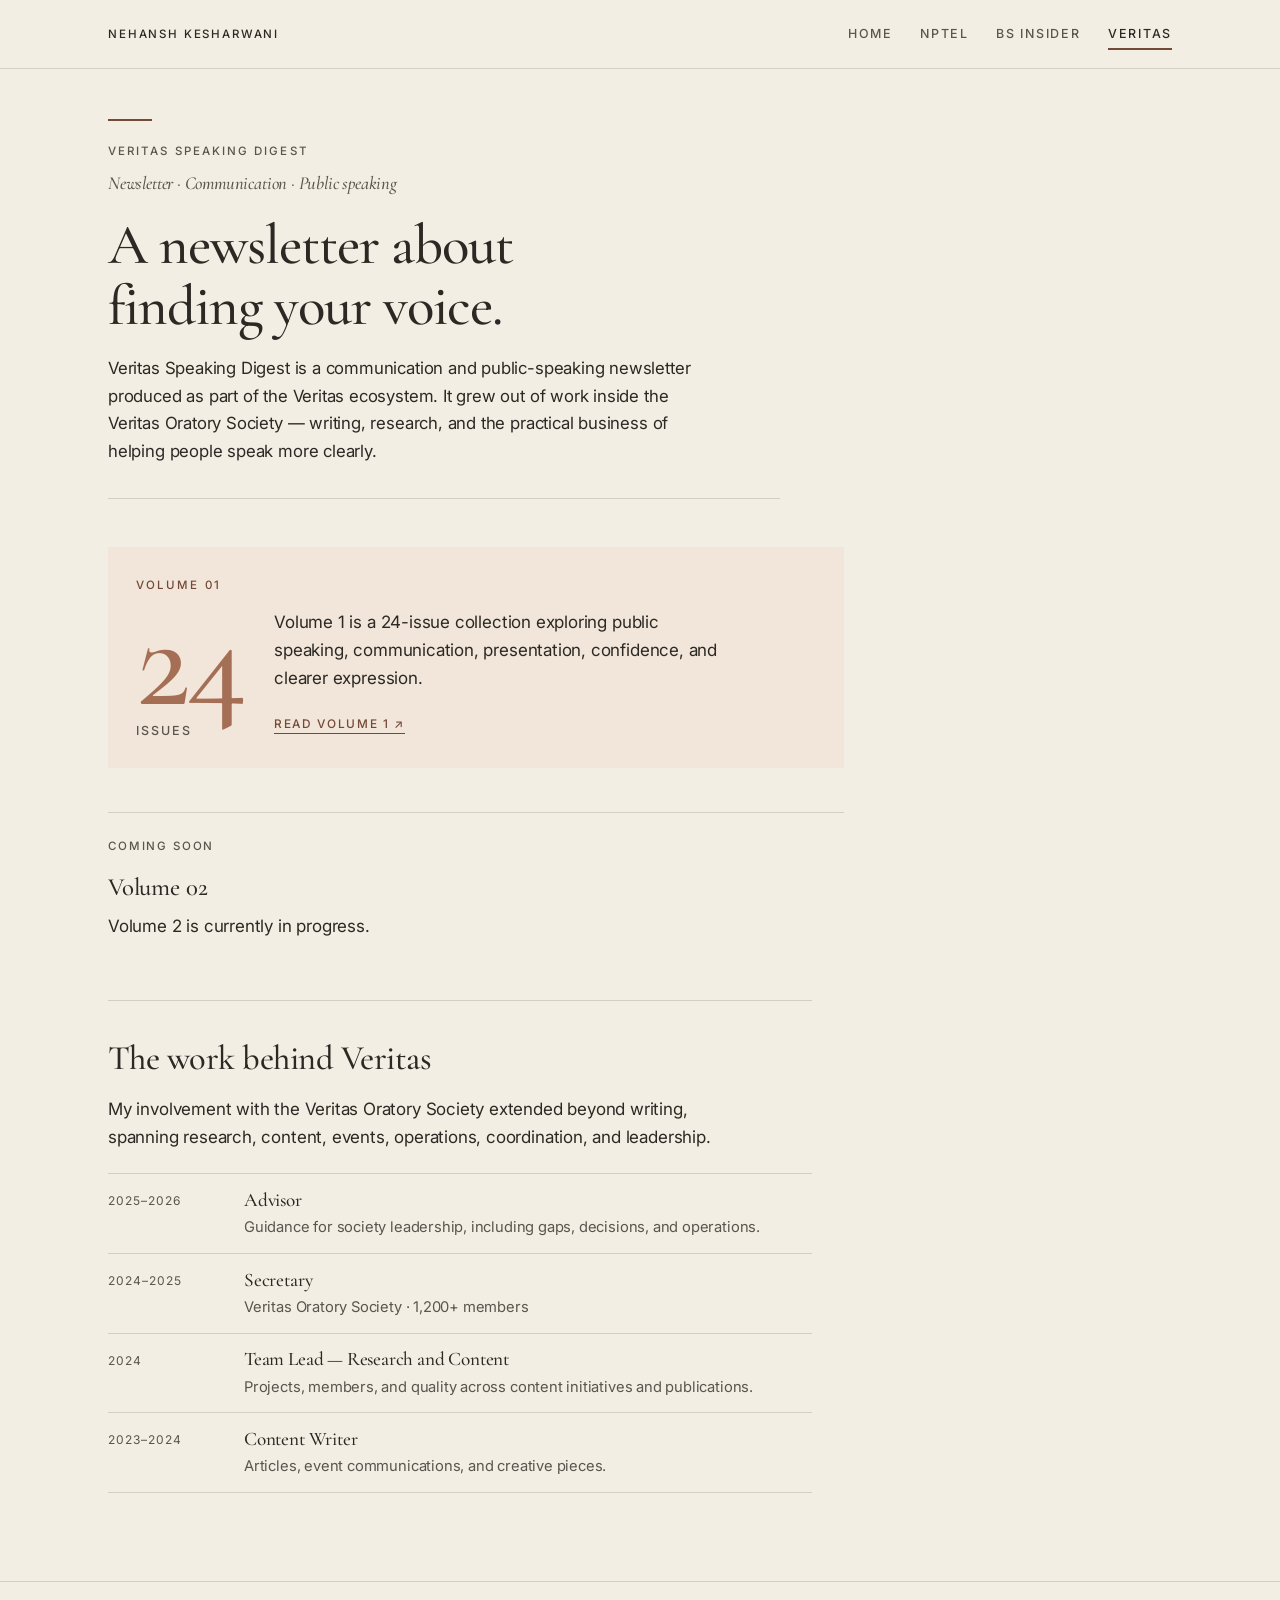
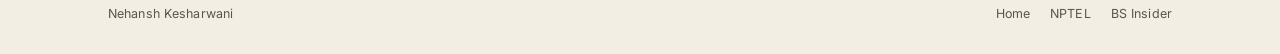
<file: veritas/index.html>
<!DOCTYPE html>
<html lang="en">
  <head>
    <meta charset="utf-8" />
    <meta name="viewport" content="width=device-width, initial-scale=1" />
    <script>
      document.documentElement.classList.add("has-js");
    </script>
    <!--
      Canonical URLs currently assume:
      https://nehanshkeshwarni.github.io/writing-portfolio/
      Update rel=canonical and og:url on every page if the live path changes.
    -->
    <title>Veritas Speaking Digest — Nehansh Kesharwani</title>
    <meta
      name="description"
      content="Veritas Speaking Digest, a newsletter on public speaking and communication, and related work with the Veritas Oratory Society."
    />
    <link rel="canonical" href="https://nehanshkesharwani.github.io/veritas_newsletters/vsd_vol1_collective.html" />
    <meta property="og:type" content="website" />
    <meta property="og:title" content="Veritas Speaking Digest — Nehansh Kesharwani" />
    <meta
      property="og:description"
      content="Veritas Speaking Digest, a newsletter on public speaking and communication, and related work with the Veritas Oratory Society."
    />
    <meta property="og:url" content="https://nehanshkesharwani.github.io/veritas_newsletters/vsd_vol1_collective.html" />
    <meta name="twitter:card" content="summary" />
    <meta name="twitter:title" content="Veritas Speaking Digest — Nehansh Kesharwani" />
    <meta
      name="twitter:description"
      content="Veritas Speaking Digest, a newsletter on public speaking and communication, and related work with the Veritas Oratory Society."
    />
    <meta name="theme-color" content="#f3eee4" />
    <link rel="icon" href="../favicon.svg" type="image/svg+xml" />
    <link rel="preconnect" href="https://fonts.googleapis.com" />
    <link rel="preconnect" href="https://fonts.gstatic.com" crossorigin />
    <link
      href="https://fonts.googleapis.com/css2?family=Cormorant+Garamond:ital,wght@0,500;0,600;1,500;1,600&amp;family=Inter:wght@400;500;600&amp;display=swap"
      rel="stylesheet"
    />
    <link rel="stylesheet" href="../assets/css/style.css" />
  </head>
  <body data-page="veritas">
    <a class="skip-link" href="#main">Skip to content</a>

    <header class="site-header">
      <div class="header-inner">
        <a class="wordmark" href="../">Nehansh Kesharwani</a>
        <button type="button" class="nav-button" data-nav-button aria-expanded="false" aria-controls="site-nav">
          <span data-nav-open>Menu</span>
          <span data-nav-close hidden>Close</span>
        </button>
        <nav id="site-nav" class="site-nav" data-nav aria-label="Primary">
            <ul role="list">
            <li><a href="../">Home</a></li>
            <li><a href="../nptel/">NPTEL</a></li>
            <li><a href="../bsinsider/">BS Insider</a></li>
            <li><a href="./" aria-current="page">Veritas</a></li>
          </ul>
        </nav>
      </div>
    </header>

    <main id="main" class="site-main">
      <header class="mast">
        <span class="mast-mark" aria-hidden="true"></span>
        <p class="mast-kicker">Veritas Speaking Digest</p>
        <p class="mast-sub">Newsletter · Communication · Public speaking</p>
        <h1>A newsletter about finding your voice.</h1>
        <p class="mast-lead">
          Veritas Speaking Digest is a communication and public-speaking newsletter produced as part of the Veritas ecosystem. It grew out of work inside the Veritas Oratory Society — writing, research, and the practical business of helping people speak more clearly.
        </p>
      </header>

      <section class="folio" aria-labelledby="vol1-title">
        <p class="folio-label">Volume 01</p>
        <div class="folio-layout">
          <p class="folio-figure" aria-hidden="true">24<span>issues</span></p>
          <div class="folio-copy">
            <h2 id="vol1-title" class="visually-hidden">Volume 1 — 24 issues</h2>
            <p>
              Volume 1 is a 24-issue collection exploring public speaking, communication, presentation, confidence, and clearer expression.
            </p>
            <a
              class="folio-link"
              href="https://nehanshkesharwani.github.io/veritas_newsletters/vsd_vol1_collective.html"
              target="_blank"
              rel="noopener noreferrer"
            >
              Read Volume 1 <span class="arrow" aria-hidden="true">↗</span>
              <span class="visually-hidden">(opens in a new tab)</span>
            </a>
          </div>
        </div>
      </section>

      <section class="volume-two" aria-labelledby="vol2-title">
        <p class="coming">Coming soon</p>
        <h2 id="vol2-title">Volume 02</h2>
        <p>Volume 2 is currently in progress.</p>
      </section>

      <section class="society" aria-labelledby="society-title">
        <h2 id="society-title" class="section-title">The work behind Veritas</h2>
        <p class="lede">
          My involvement with the Veritas Oratory Society extended beyond writing, spanning research, content, events, operations, coordination, and leadership.
        </p>
        <ol class="roles" role="list">
          <li>
            <p class="role-when">2025–2026</p>
            <div>
              <p class="role-title">Advisor</p>
              <p class="role-note">Guidance for society leadership, including gaps, decisions, and operations.</p>
            </div>
          </li>
          <li>
            <p class="role-when">2024–2025</p>
            <div>
              <p class="role-title">Secretary</p>
              <p class="role-note">Veritas Oratory Society · 1,200+ members</p>
            </div>
          </li>
          <li>
            <p class="role-when">2024</p>
            <div>
              <p class="role-title">Team Lead — Research and Content</p>
              <p class="role-note">Projects, members, and quality across content initiatives and publications.</p>
            </div>
          </li>
          <li>
            <p class="role-when">2023–2024</p>
            <div>
              <p class="role-title">Content Writer</p>
              <p class="role-note">Articles, event communications, and creative pieces.</p>
            </div>
          </li>
        </ol>
      </section>
    </main>

    <footer class="site-footer">
      <div class="footer-inner">
        <p>Nehansh Kesharwani</p>
        <nav class="footer-nav" aria-label="Footer">
          <a href="../">Home</a>
          <a href="../nptel/">NPTEL</a>
          <a href="../bsinsider/">BS Insider</a>
        </nav>
      </div>
    </footer>

    <script src="../assets/js/main.js" defer></script>
  </body>
</html>
</file>
<file: assets/css/style.css>
/* ------------------------------------------------------------------
   Nehansh Kesharwani — writing portfolio
   Paper, type, rules. Designed as a small independent publication.
   ------------------------------------------------------------------ */

:root {
  --paper: #f3eee4;
  --paper-deep: #ebe4d4;
  --paper-blue: #e6edf2;
  --paper-sage: #e5ece4;
  --paper-clay: #f1e6d9;
  --ink: #2c2925;
  --ink-soft: #5a554e;
  --ink-faint: #8a8378;
  --rule: #d5cdc0;
  --rule-strong: #b9b0a2;
  --blue: #3f5466;
  --sage: #3d5340;
  --clay: #734937;
  --clay-figure: #a56f55;
  --focus: #2c2925;
  --serif: "Cormorant Garamond", "Iowan Old Style", Palatino, "Palatino Linotype", Georgia, serif;
  --sans: "Inter", "Helvetica Neue", Helvetica, Arial, sans-serif;
  --measure: 42rem;
  --page: 72rem;
  --gutter: clamp(1.25rem, 4vw, 2.75rem);
  --header-h: 4.25rem;
}

*,
*::before,
*::after {
  box-sizing: border-box;
}

html {
  scroll-behavior: smooth;
  -webkit-text-size-adjust: 100%;
}

html,
body {
  margin: 0;
  padding: 0;
}

body {
  min-height: 100vh;
  display: flex;
  flex-direction: column;
  background: var(--paper);
  color: var(--ink);
  font-family: var(--sans);
  font-size: 1.0625rem;
  font-weight: 400;
  line-height: 1.65;
  letter-spacing: -0.011em;
  text-rendering: optimizeLegibility;
  -webkit-font-smoothing: antialiased;
  color-scheme: light;
}

[hidden] {
  display: none !important;
}

img,
svg {
  display: block;
  max-width: 100%;
}

a {
  color: var(--ink);
  text-decoration-color: rgba(44, 41, 37, 0.38);
  text-decoration-thickness: 1px;
  text-underline-offset: 0.18em;
}

a:hover {
  text-decoration-color: var(--ink);
}

:focus {
  outline: 2px solid var(--focus);
  outline-offset: 3px;
}

:focus:not(:focus-visible) {
  outline: none;
}

:focus-visible {
  outline: 2px solid var(--focus);
  outline-offset: 3px;
}

::selection {
  background: #d7e2eb;
  color: var(--ink);
}

.visually-hidden {
  position: absolute;
  width: 1px;
  height: 1px;
  padding: 0;
  margin: -1px;
  overflow: hidden;
  clip: rect(0, 0, 0, 0);
  white-space: nowrap;
  border: 0;
}

.skip-link {
  position: absolute;
  left: var(--gutter);
  top: -5rem;
  z-index: 200;
  padding: 0.55rem 0.9rem;
  background: var(--ink);
  color: var(--paper);
  text-decoration: none;
  font-size: 0.85rem;
}

.skip-link:focus,
.skip-link:focus-visible {
  top: 0.75rem;
  outline-color: var(--paper);
}

/* ------------------------------------------------------------------ */
/* Header                                                               */
/* ------------------------------------------------------------------ */

.site-header {
  position: relative;
  z-index: 40;
  border-bottom: 1px solid var(--rule);
  background: var(--paper);
}

.header-inner {
  display: flex;
  flex-wrap: wrap;
  align-items: center;
  justify-content: space-between;
  gap: 0.75rem 1.5rem;
  width: min(100%, var(--page));
  margin: 0 auto;
  padding: 1rem var(--gutter);
  min-height: var(--header-h);
}

.wordmark {
  font-family: var(--sans);
  font-size: 0.72rem;
  font-weight: 500;
  letter-spacing: 0.16em;
  text-transform: uppercase;
  text-decoration: none;
  color: var(--ink);
  line-height: 1.3;
  white-space: nowrap;
}

.wordmark:hover {
  text-decoration: none;
  color: var(--ink);
}

.nav-button {
  display: none;
  margin: 0;
  padding: 0.55rem 0.15rem;
  border: 0;
  background: none;
  color: var(--ink);
  font-family: var(--sans);
  font-size: 0.72rem;
  font-weight: 500;
  letter-spacing: 0.14em;
  text-transform: uppercase;
  min-height: 44px;
  min-width: 44px;
  align-items: center;
  justify-content: flex-end;
  cursor: pointer;
  appearance: none;
  -webkit-appearance: none;
}

.site-nav {
  width: 100%;
}

.site-nav ul {
  list-style: none;
  margin: 0;
  padding: 0.2rem 0 0.1rem;
  display: flex;
  flex-wrap: wrap;
  gap: 0.15rem 1.15rem;
}

.site-nav a {
  display: inline-flex;
  align-items: center;
  min-height: 44px;
  text-decoration: none;
  font-size: 0.78rem;
  font-weight: 500;
  letter-spacing: 0.14em;
  text-transform: uppercase;
  color: var(--ink-soft);
}

.site-nav a:hover,
.site-nav a[aria-current="page"] {
  color: var(--ink);
}

.site-nav a[aria-current="page"] {
  box-shadow: inset 0 -2px 0 var(--ink);
}

body[data-page="nptel"] .site-nav a[aria-current="page"] {
  box-shadow: inset 0 -2px 0 var(--blue);
}

body[data-page="bsinsider"] .site-nav a[aria-current="page"] {
  box-shadow: inset 0 -2px 0 var(--sage);
}

body[data-page="veritas"] .site-nav a[aria-current="page"] {
  box-shadow: inset 0 -2px 0 var(--clay);
}

@media (max-width: 799px) {
  .header-inner {
    display: grid;
    grid-template-columns: 1fr auto;
    align-items: center;
  }

  .wordmark {
    grid-column: 1;
    grid-row: 1;
  }

  .nav-button {
    grid-column: 2;
    grid-row: 1;
  }

  .site-nav {
    grid-column: 1 / -1;
    grid-row: 2;
  }

  html.has-js .nav-button {
    display: inline-flex;
  }

  html.has-js .site-nav {
    display: none;
  }

  html.has-js body.nav-open {
    overflow: hidden;
  }

  html.has-js body.nav-open .site-nav {
    display: block;
    position: absolute;
    left: 0;
    right: 0;
    top: 100%;
    z-index: 30;
    width: 100%;
    padding: 0.35rem var(--gutter) 1.1rem;
    background: var(--paper-deep);
    border-bottom: 1px solid var(--rule);
  }

  html.has-js body.nav-open .site-nav ul {
    display: block;
    padding: 0;
  }

  html.has-js body.nav-open .site-nav li + li {
    border-top: 1px solid var(--rule);
  }

  html.has-js body.nav-open .site-nav a {
    display: flex;
    min-height: 48px;
  }
}

@media (min-width: 800px) {
  .header-inner {
    flex-wrap: nowrap;
  }

  .nav-button {
    display: none !important;
  }

  .site-nav {
    display: block !important;
    width: auto;
    position: static !important;
    background: none;
    padding: 0;
    border: 0;
  }

  .site-nav ul {
    display: flex;
    flex-wrap: nowrap;
    align-items: center;
    gap: 1.7rem;
    padding: 0;
  }

  .site-nav a {
    min-height: 0;
    padding: 0.2rem 0 0.35rem;
  }
}

/* ------------------------------------------------------------------ */
/* Page frame                                                           */
/* ------------------------------------------------------------------ */

.site-main {
  flex: 1 0 auto;
  width: min(100%, var(--page));
  margin: 0 auto;
  padding: 2.4rem var(--gutter) 4.5rem;
}

.site-footer {
  border-top: 1px solid var(--rule);
  width: 100%;
}

.footer-inner {
  width: min(100%, var(--page));
  margin: 0 auto;
  padding: 1.4rem var(--gutter) 1.8rem;
  display: flex;
  flex-wrap: wrap;
  gap: 0.65rem 1.5rem;
  justify-content: space-between;
  align-items: baseline;
}

.footer-inner p,
.footer-nav {
  margin: 0;
  font-size: 0.78rem;
  color: var(--ink-soft);
  letter-spacing: 0.01em;
}

.footer-nav {
  display: flex;
  flex-wrap: wrap;
  gap: 0.85rem 1.25rem;
}

.footer-nav a {
  color: var(--ink-soft);
  text-decoration: none;
}

.footer-nav a:hover {
  color: var(--ink);
  text-decoration: underline;
}

/* ------------------------------------------------------------------ */
/* Shared page heading                                                  */
/* ------------------------------------------------------------------ */

.mast {
  max-width: var(--measure);
  margin: 0 0 3rem;
  padding-bottom: 2rem;
  border-bottom: 1px solid var(--rule);
}

.mast-kicker {
  margin: 0 0 0.85rem;
  font-family: var(--sans);
  font-size: 0.72rem;
  font-weight: 500;
  letter-spacing: 0.18em;
  text-transform: uppercase;
  color: var(--ink-soft);
}

.mast-kicker .dot {
  display: inline-block;
  margin: 0 0.35rem;
  color: var(--ink-faint);
}

.mast-sub {
  margin: -0.45rem 0 1.05rem;
  font-family: var(--serif);
  font-style: italic;
  font-size: 1.15rem;
  font-weight: 500;
  color: var(--ink-soft);
}

.mast h1 {
  margin: 0 0 1.1rem;
  font-family: var(--serif);
  font-weight: 500;
  font-size: clamp(2.15rem, 6vw, 3.55rem);
  line-height: 1.08;
  letter-spacing: -0.018em;
  text-wrap: balance;
}

.mast-lead {
  margin: 0;
  max-width: 38rem;
  color: var(--ink);
  font-size: 1.05rem;
}

.mast-count {
  margin: 1.35rem 0 0;
  font-size: 0.92rem;
  color: var(--ink-soft);
}

.mast-mark {
  display: block;
  width: 2.75rem;
  height: 2px;
  margin: 0 0 1.35rem;
  background: var(--ink);
}

body[data-page="nptel"] .mast-mark {
  background: var(--blue);
}

body[data-page="bsinsider"] .mast-mark {
  background: var(--sage);
}

body[data-page="veritas"] .mast-mark {
  background: var(--clay);
}

body[data-page="home"] .mast-mark {
  background: var(--blue);
}

.section-title {
  margin: 0 0 1rem;
  font-family: var(--serif);
  font-weight: 500;
  font-size: clamp(1.7rem, 3.4vw, 2.15rem);
  letter-spacing: -0.015em;
  line-height: 1.15;
}

.prose {
  max-width: 38rem;
}

.prose p {
  margin: 0 0 1rem;
}

.prose p:last-child {
  margin-bottom: 0;
}

/* ------------------------------------------------------------------ */
/* Homepage                                                             */
/* ------------------------------------------------------------------ */

.intro {
  max-width: var(--measure);
  margin: 0 0 3.75rem;
}

.intro-name {
  margin: 0 0 0.7rem;
  font-family: var(--serif);
  font-size: clamp(1.35rem, 2.5vw, 1.7rem);
  font-weight: 500;
  letter-spacing: -0.01em;
  line-height: 1.2;
}

.intro h1 {
  margin: 0 0 1.15rem;
  font-family: var(--serif);
  font-weight: 500;
  font-size: clamp(2.35rem, 7vw, 3.85rem);
  line-height: 1.05;
  letter-spacing: -0.02em;
  text-wrap: balance;
}

.intro-lead {
  margin: 0 0 1.6rem;
  max-width: 36rem;
  font-size: 1.08rem;
  line-height: 1.7;
}

.intro-jump {
  display: flex;
  flex-wrap: wrap;
  gap: 0.55rem 1.65rem;
  margin: 0;
  padding: 0;
  list-style: none;
}

.intro-jump a {
  font-size: 0.78rem;
  font-weight: 500;
  letter-spacing: 0.14em;
  text-transform: uppercase;
  text-decoration: none;
  color: var(--ink);
  padding-bottom: 0.18rem;
  border-bottom: 1px solid var(--rule-strong);
}

.intro-jump a:hover {
  border-bottom-color: var(--ink);
}

.intro-jump li:nth-child(1) a:hover {
  border-bottom-color: var(--blue);
}

.intro-jump li:nth-child(2) a:hover {
  border-bottom-color: var(--sage);
}

.intro-jump li:nth-child(3) a:hover {
  border-bottom-color: var(--clay);
}

/* Three bodies of work — related, not cloned */

.works {
  margin: 0 0 4.25rem;
  max-width: 46rem;
}

.work {
  display: grid;
  grid-template-columns: 3.1rem minmax(0, 1fr);
  column-gap: 1rem;
  padding-top: 1.65rem;
  padding-bottom: 1.75rem;
}

.work + .work {
  border-top: 1px solid var(--rule);
}

.work + .work--veritas {
  border-top: 0;
}

.work-num {
  margin: 0.15rem 0 0;
  font-family: var(--serif);
  font-size: 1.35rem;
  font-style: italic;
  line-height: 1;
  color: var(--ink-faint);
}

.work h2 {
  margin: 0 0 0.2rem;
  font-family: var(--serif);
  font-weight: 500;
  font-size: clamp(1.45rem, 3vw, 1.85rem);
  letter-spacing: -0.015em;
  line-height: 1.15;
}

.work-cats {
  margin: 0 0 0.7rem;
  font-family: var(--serif);
  font-style: italic;
  font-size: 1.05rem;
  color: var(--ink-soft);
}

.work-copy {
  margin: 0;
  max-width: 34rem;
  color: var(--ink);
}

.work-link {
  display: inline-block;
  margin-top: 0.85rem;
  font-size: 0.74rem;
  font-weight: 500;
  letter-spacing: 0.14em;
  text-transform: uppercase;
  text-decoration: none;
  border-bottom: 1px solid currentColor;
  padding-bottom: 0.12rem;
}

.work--nptel .work-num {
  color: var(--blue);
}

.work--nptel .work-link {
  color: var(--blue);
}

.work--bs {
  align-items: start;
  padding-left: 0.9rem;
  border-left: 2px solid var(--sage);
}

.work--bs .work-num {
  color: var(--sage);
  font-style: normal;
  font-size: 1.15rem;
  letter-spacing: 0.04em;
}

.work--bs .work-link {
  color: var(--sage);
}

.work--veritas {
  margin-top: 0.35rem;
  padding: 1.5rem 1.15rem 1.55rem;
  background: var(--paper-clay);
  border-top: 0;
  grid-template-columns: 3.1rem minmax(0, 1fr);
}

.work--veritas .work-num {
  color: var(--clay);
}

.work--veritas .work-link {
  color: var(--clay);
}

@media (min-width: 800px) {
  .work {
    grid-template-columns: 4.5rem minmax(0, 1fr);
    column-gap: 0.5rem;
    padding-top: 1.9rem;
    padding-bottom: 2rem;
  }

  .work-num {
    font-size: 1.7rem;
  }

  .work--veritas {
    margin-left: -1.25rem;
    margin-right: 0;
    padding: 1.85rem 1.5rem 1.9rem 1.25rem;
    max-width: 44rem;
  }
}

.about {
  max-width: 38rem;
  margin: 0 0 4rem;
  padding-top: 0.5rem;
}

.about h2 {
  margin: 0 0 1rem;
}

.about .prose p:first-child {
  font-family: var(--serif);
  font-size: 1.28rem;
  line-height: 1.45;
  letter-spacing: -0.01em;
}

.beyond {
  margin: 0 0 4rem;
  max-width: 44rem;
  padding-top: 2.25rem;
  border-top: 1px solid var(--rule);
}

.beyond .lede {
  max-width: 38rem;
  margin: 0 0 1.6rem;
}

.roles {
  list-style: none;
  margin: 0;
  padding: 0;
}

.roles li {
  display: grid;
  grid-template-columns: 6.6rem minmax(0, 1fr);
  gap: 0.35rem 1rem;
  padding: 0.85rem 0;
  border-top: 1px solid var(--rule);
}

.roles li:last-child {
  border-bottom: 1px solid var(--rule);
}

.role-when {
  margin: 0.2rem 0 0;
  font-size: 0.75rem;
  letter-spacing: 0.08em;
  text-transform: uppercase;
  color: var(--ink-soft);
}

.role-title {
  margin: 0;
  font-family: var(--serif);
  font-size: 1.2rem;
  font-weight: 500;
  line-height: 1.25;
}

.role-note {
  margin: 0.2rem 0 0;
  font-size: 0.92rem;
  color: var(--ink-soft);
}

.selected {
  max-width: 38rem;
  padding-top: 0.25rem;
}

.selected-links {
  display: flex;
  flex-wrap: wrap;
  gap: 0.5rem 1.5rem;
  margin: 0 0 1rem;
  padding: 0;
  list-style: none;
}

.selected-links a {
  font-size: 0.95rem;
}

.selected-note {
  margin: 0;
  font-family: var(--serif);
  font-style: italic;
  font-size: 1.15rem;
  color: var(--ink-soft);
}

/* ------------------------------------------------------------------ */
/* Archive                                                              */
/* ------------------------------------------------------------------ */

.archive {
  list-style: none;
  margin: 0 0 3.75rem;
  padding: 0;
  max-width: 46rem;
}

.archive > li {
  border-bottom: 1px solid var(--rule);
}

.archive > li:first-child {
  border-top: 1px solid var(--rule);
}

.story {
  display: grid;
  grid-template-columns: 2.6rem minmax(0, 1fr);
  column-gap: 0.85rem;
  padding: 1.45rem 0 1.5rem;
}

.story-num {
  margin: 0.35rem 0 0;
  font-family: var(--serif);
  font-style: italic;
  font-size: 1.15rem;
  color: var(--blue);
  line-height: 1;
}

body[data-page="bsinsider"] .story-num {
  color: var(--sage);
}

.story h2 {
  margin: 0;
  font-family: var(--serif);
  font-weight: 500;
  font-size: clamp(1.28rem, 2.6vw, 1.62rem);
  line-height: 1.22;
  letter-spacing: -0.012em;
  overflow-wrap: break-word;
}

.story-link {
  display: block;
  text-decoration: none;
  color: var(--ink);
}

.story-link:hover h2,
.story-link:focus-visible h2 {
  text-decoration: underline;
  text-decoration-thickness: 1px;
  text-underline-offset: 0.12em;
}

.story-meta {
  margin: 0.45rem 0 0;
  font-size: 0.72rem;
  font-weight: 500;
  letter-spacing: 0.12em;
  text-transform: uppercase;
  color: var(--ink-soft);
}

.story-cta {
  display: inline-block;
  margin-top: 0.7rem;
  font-family: var(--sans);
  font-size: 0.72rem;
  font-weight: 500;
  letter-spacing: 0.14em;
  text-transform: uppercase;
  color: var(--blue);
}

body[data-page="bsinsider"] .story-cta {
  color: var(--sage);
}

.story-link .arrow {
  display: inline-block;
  margin-left: 0.12rem;
}

.story-link:hover .arrow {
  transform: translate(2px, -2px);
}

.work-link:hover .arrow {
  transform: translateX(3px);
}

.queue-block {
  max-width: 46rem;
  padding: 2.1rem 0 0.5rem;
}

.queue-block header {
  margin: 0 0 1.35rem;
}

.queue-kicker {
  margin: 0 0 0.35rem;
  font-size: 0.72rem;
  font-weight: 500;
  letter-spacing: 0.16em;
  text-transform: uppercase;
  color: var(--ink-soft);
}

.queue-block h2 {
  margin: 0 0 0.55rem;
  font-family: var(--serif);
  font-weight: 500;
  font-size: clamp(1.45rem, 3vw, 1.9rem);
}

.queue-block .lede {
  margin: 0;
  max-width: 36rem;
  color: var(--ink-soft);
}

.queue {
  list-style: none;
  margin: 0;
  padding: 0;
}

.queue li {
  padding: 1.05rem 0 1.1rem;
  border-bottom: 1px solid var(--rule);
}

.queue li:first-child {
  border-top: 1px solid var(--rule);
}

.queue-title {
  margin: 0;
  font-family: var(--serif);
  font-size: 1.22rem;
  font-weight: 500;
  line-height: 1.28;
}

.queue-status {
  margin: 0.35rem 0 0;
  font-family: var(--serif);
  font-style: italic;
  font-size: 0.98rem;
  color: var(--ink-soft);
}

/* ------------------------------------------------------------------ */
/* Veritas                                                              */
/* ------------------------------------------------------------------ */

.folio {
  margin: 0 0 2.75rem;
  padding: 1.5rem 1.2rem 1.6rem;
  background: var(--paper-clay);
  max-width: 46rem;
}

.folio-label {
  margin: 0 0 0.75rem;
  font-size: 0.72rem;
  font-weight: 500;
  letter-spacing: 0.18em;
  text-transform: uppercase;
  color: var(--clay);
}

.folio-layout {
  display: grid;
  grid-template-columns: minmax(0, 1fr);
  gap: 0.5rem 1.5rem;
  align-items: end;
}

.folio-figure {
  margin: 0;
  font-family: var(--serif);
  font-weight: 500;
  font-size: clamp(5.2rem, 18vw, 8.5rem);
  line-height: 0.8;
  letter-spacing: -0.04em;
  color: var(--clay-figure);
}

.folio-figure span {
  display: block;
  margin-top: 0.55rem;
  font-family: var(--sans);
  font-size: 0.78rem;
  font-weight: 500;
  letter-spacing: 0.16em;
  text-transform: uppercase;
  line-height: 1;
  color: var(--ink-soft);
}

.folio-copy {
  margin: 0.4rem 0 0;
  max-width: 28rem;
}

.folio-copy p {
  margin: 0 0 1rem;
}

.folio-link {
  font-size: 0.74rem;
  font-weight: 500;
  letter-spacing: 0.14em;
  text-transform: uppercase;
  text-decoration: none;
  color: var(--clay);
  border-bottom: 1px solid currentColor;
  padding-bottom: 0.12rem;
}

.folio-link .arrow {
  display: inline-block;
}

.folio-link:hover .arrow {
  transform: translate(2px, -2px);
}

.volume-two {
  max-width: 46rem;
  margin: 0 0 3.5rem;
  padding: 1.5rem 0 0.25rem;
  border-top: 1px solid var(--rule);
}

.volume-two h2 {
  margin: 0 0 0.25rem;
  font-family: var(--serif);
  font-weight: 500;
  font-size: 1.55rem;
}

.coming {
  margin: 0 0 0.7rem;
  font-size: 0.72rem;
  font-weight: 500;
  letter-spacing: 0.16em;
  text-transform: uppercase;
  color: var(--ink-soft);
}

.volume-two p:last-child {
  margin: 0;
  max-width: 32rem;
}

.society {
  max-width: 44rem;
  padding-top: 2.4rem;
  border-top: 1px solid var(--rule);
}

.society .lede {
  max-width: 38rem;
  margin: 0 0 1.4rem;
}

@media (min-width: 700px) {
  .folio {
    padding: 1.85rem 1.75rem 1.9rem;
  }

  .folio-layout {
    grid-template-columns: auto minmax(0, 1fr);
    gap: 0.5rem 2rem;
    align-items: center;
  }

  .folio-copy {
    margin: 0;
  }

  .roles li {
    grid-template-columns: 7.5rem minmax(0, 1fr);
  }
}

/* ------------------------------------------------------------------ */
/* Motion                                                               */
/* ------------------------------------------------------------------ */

.story-link .arrow,
.folio-link .arrow,
.work-link .arrow {
  transition: transform 0.18s ease;
}

@media (prefers-reduced-motion: reduce) {
  html {
    scroll-behavior: auto;
  }

  *,
  *::before,
  *::after {
    animation: none !important;
    transition: none !important;
  }
}

/* ------------------------------------------------------------------ */
/* Wider / tighter viewports                                            */
/* ------------------------------------------------------------------ */

@media (min-width: 1100px) {
  .site-main {
    padding-top: 3.1rem;
    padding-bottom: 5.5rem;
  }

  .intro {
    margin-bottom: 4.5rem;
  }
}

@media (max-width: 429px) {
  body {
    font-size: 1.02rem;
  }

  .work,
  .work--veritas,
  .story {
    grid-template-columns: 2.25rem minmax(0, 1fr);
    column-gap: 0.7rem;
  }

  .work--veritas {
    padding-left: 0.85rem;
    padding-right: 0.85rem;
  }

  .roles li {
    grid-template-columns: 1fr;
    gap: 0.15rem;
  }

  .folio {
    padding: 1.2rem 0.95rem 1.3rem;
  }
}

@media print {
  body {
    background: #fff;
    color: #000;
  }

  .skip-link,
  .nav-button {
    display: none !important;
  }

  .site-nav {
    display: block !important;
  }

  .site-header,
  .site-footer {
    break-inside: avoid;
  }

  .site-nav a[aria-current="page"] {
    box-shadow: none;
    font-weight: 600;
  }

  a {
    text-decoration: underline;
  }
}
</file>
